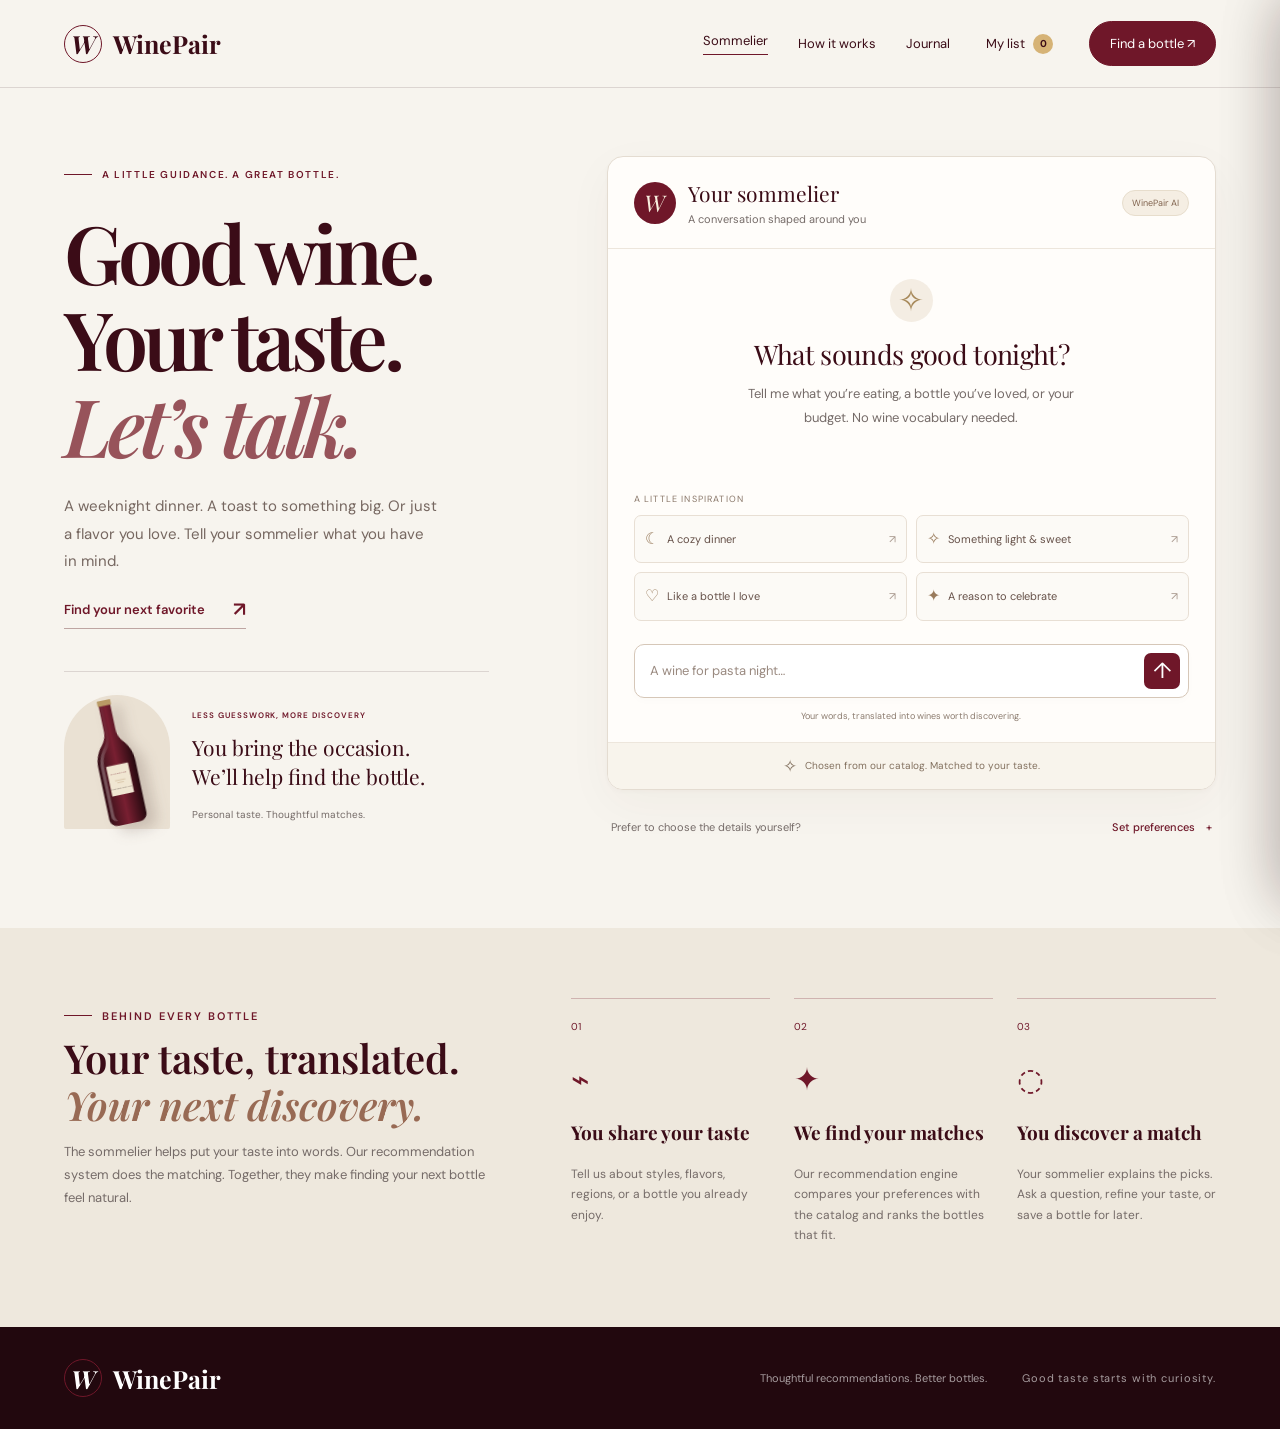
<file: static/index.html>
<!doctype html>
<html lang="en">
<head>
  <meta charset="utf-8">
  <meta name="viewport" content="width=device-width, initial-scale=1">
  <meta name="description" content="WinePair AI — A conversation away from your next favorite bottle. Talk taste, food, and budget with your personal sommelier.">
  <title>WinePair AI — Your personal sommelier</title>
  <link rel="preconnect" href="https://fonts.googleapis.com">
  <link rel="preconnect" href="https://fonts.gstatic.com" crossorigin>
  <link href="https://fonts.googleapis.com/css2?family=DM+Sans:wght@400;500;600;700&family=Playfair+Display:ital,wght@0,600;0,700;1,600&display=swap" rel="stylesheet">
  <link rel="stylesheet" href="/static/styles.css?v=13">
  <link rel="stylesheet" href="/static/discovery.css?v=15">
  <script src="/static/personalization.js?v=15" defer></script>
  <script src="/static/app.js?v=16" defer></script>
</head>
<body class="discovery-page">
  <header class="site-header">
    <a class="brand" href="#top" aria-label="WinePair home">
      <span class="brand-mark">W</span>
      <span>WinePair</span>
    </a>
    <nav aria-label="Main navigation">
      <a href="#finder" class="current-nav">Sommelier</a>
      <a href="#how-it-works">How it works</a>
      <a href="/journal">Journal</a>
      <button id="open-wine-list" class="list-link" type="button">My list <span id="wine-list-count">0</span></button>
      <a class="nav-cta" href="#finder">Find a bottle ↗</a>
    </nav>
  </header>

  <main id="top">
    <section class="discovery-layout" id="discover">
      <div class="discovery-intro">
        <p class="eyebrow"><span></span> A little guidance. A great bottle.</p>
        <h1>Good wine.<br> Your taste.<br><em>Let’s talk.</em></h1>
        <p class="intro-lede">A weeknight dinner. A toast to something big. Or just a flavor you love. Tell your sommelier what you have in mind.</p>
        <a class="intro-link" href="#chat-input">Find your next favorite <span aria-hidden="true">↗</span></a>
        <div class="cellar-vignette">
          <div class="vignette-art" aria-hidden="true">
        <svg class="bottle" viewBox="0 0 210 650" role="img">
          <defs>
            <linearGradient id="glass" x1="0" x2="1"><stop offset="0" stop-color="#351018"/><stop offset=".5" stop-color="#781f31"/><stop offset="1" stop-color="#25090f"/></linearGradient>
            <linearGradient id="shine" x1="0" x2="1"><stop offset="0" stop-color="#fff" stop-opacity=".3"/><stop offset="1" stop-color="#fff" stop-opacity="0"/></linearGradient>
          </defs>
          <path fill="url(#glass)" d="M75 5h60v145c0 35 7 53 28 78 26 30 39 67 39 109v267c0 25-20 41-45 41H53c-25 0-45-16-45-41V337c0-42 13-79 39-109 21-25 28-43 28-78z"/>
          <path fill="url(#shine)" d="M82 15h16v153c0 35-11 65-34 92-17 20-26 49-26 86v238c0 16 5 28 14 36-18-1-30-10-30-27V342c0-42 14-76 37-105 17-21 23-42 23-72z"/>
          <rect x="48" y="337" width="114" height="155" rx="3" fill="#f0e6d2"/>
          <text x="105" y="382" text-anchor="middle" fill="#6f1729" font-family="serif" font-size="13" letter-spacing="3">WINEPAIR</text>
          <path d="M78 416h54M88 428h34" stroke="#b7986d" stroke-width="2"/>
          <text x="105" y="460" text-anchor="middle" fill="#29191a" font-family="serif" font-size="9" letter-spacing="2">CURATED FOR YOU</text>
          <rect x="70" y="0" width="70" height="28" rx="3" fill="#b99a65"/>
        </svg>
          </div>
          <div class="vignette-copy"><p class="eyebrow">Less guesswork, more discovery</p><p>You bring the occasion.<br>We’ll help find the bottle.</p><span>Personal taste. Thoughtful matches.</span></div>
        </div>
      </div>

      <section class="sommelier-workspace" id="finder" aria-labelledby="sommelier-title">
        <div class="finder-shell">
          <div class="sommelier-header">
            <span class="sommelier-mark" aria-hidden="true">W</span>
            <div><h2 id="sommelier-title">Your sommelier</h2><p>A conversation shaped around you</p></div>
            <span class="sommelier-badge">WinePair AI</span>
          </div>
          <div id="chat-panel" class="chat-panel">
            <div id="chat-messages" class="chat-messages" role="log" aria-label="Sommelier conversation" aria-live="polite" tabindex="0">
              <div class="chat-welcome">
                <span class="welcome-star" aria-hidden="true">✧</span>
                <h3>What sounds good tonight?</h3>
                <p>Tell me what you’re eating, a bottle you’ve loved, or your budget. No wine vocabulary needed.</p>
              </div>
            </div>
            <div class="conversation-starters">
              <p class="starter-label">A little inspiration</p>
              <div class="chat-suggestions">
                <button type="button" data-message="A smooth red for a cozy dinner"><span aria-hidden="true">☾</span> A cozy dinner <span aria-hidden="true">↗</span></button>
                <button type="button" data-message="A slightly sweet white"><span aria-hidden="true">✧</span> Something light & sweet <span aria-hidden="true">↗</span></button>
                <button type="button" data-message="Find wines based on the bottles I liked in my journal." data-intent="journal"><span aria-hidden="true">♡</span> Like a bottle I love <span aria-hidden="true">↗</span></button>
                <button type="button" data-message="Help me find a sparkling wine for a celebration"><span aria-hidden="true">✦</span> A reason to celebrate <span aria-hidden="true">↗</span></button>
              </div>
            </div>
            <form id="chat-form" class="chat-input-row">
              <label class="sr-only" for="chat-input">Message the sommelier</label>
              <input id="chat-input" name="message" required maxlength="1000" placeholder="A wine for pasta night…" autocomplete="off" aria-describedby="chat-hint">
              <button type="submit" aria-label="Send message">↑</button>
            </form>
            <p id="chat-hint" class="chat-hint">Your words, translated into wines worth discovering.</p>
          </div>
          <div class="selection-note"><span aria-hidden="true">✧</span><p>Chosen from our catalog. Matched to your taste.</p></div>
        </div>
        <details id="manual-preferences" class="manual-preferences">
          <summary><span>Prefer to choose the details yourself?</span><strong>Set preferences <span aria-hidden="true">+</span></strong></summary>
        <form id="preferences-form" class="finder-form">
          <p class="preference-intro">Choose your preferences and explore the same wine catalog.</p>
          <div class="field-group full">
            <span class="field-label">Wine type</span>
            <div class="choice-row" data-choice="type">
              <button type="button" class="choice selected" data-value="red"><span class="wine-drop red"></span>Red</button>
              <button type="button" class="choice" data-value="white"><span class="wine-drop white"></span>White</button>
              <button type="button" class="choice" data-value="rosé"><span class="wine-drop rose"></span>Rosé</button>
              <button type="button" class="choice" data-value="sparkling"><span class="wine-drop sparkling"></span>Sparkling</button>
              <button type="button" class="choice" data-value="any"><span class="wine-drop any"></span>Surprise me</button>
            </div>
            <input type="hidden" name="type" value="red">
          </div>
          <div class="form-grid">
            <label><span>Sweetness</span><select name="sweetness"><option value="dry">Dry</option><option value="off-dry">Off-dry</option><option value="sweet">Sweet</option><option value="any">No preference</option></select></label>
            <label><span>Body</span><select name="body"><option value="light">Light & delicate</option><option value="medium" selected>Medium & balanced</option><option value="full">Full & bold</option><option value="any">No preference</option></select></label>
            <label><span>Flavor notes</span><input name="flavor_notes" placeholder="e.g. blackberry, vanilla, earthy" value="fruity, smooth"></label>
            <label><span>Region or country</span><input name="region" placeholder="e.g. France, California, Rioja"></label>
            <label><span>Minimum price</span><input name="min_price" type="number" min="0" step="1" placeholder="No minimum"></label>
            <label><span>Maximum price</span><input name="max_price" type="number" min="0" step="1" placeholder="No maximum"></label>
            <label><span>Currency</span><select name="currency"><option value="USD" selected>USD ($)</option><option value="GBP">GBP (£)</option><option value="EUR">EUR (€)</option></select></label>
          </div>
          <button class="button button-gold submit-button" type="submit"><span>Find my wines</span><span class="button-arrow">→</span></button>
        </form>

        </details>
      </section>
    </section>

    <section class="results-section" id="results" hidden>
      <div class="results-heading">
        <div><p class="eyebrow"><span></span> Selected for you</p><h2>Your top matches</h2></div>
        <button id="start-over" class="text-button">Refine my taste ↻</button>
      </div>
      <div id="status" class="status" role="status"></div>
      <div id="results-grid" class="results-grid"></div>
    </section>

    <section class="how-section" id="how-it-works">
      <div class="how-intro">
        <p class="eyebrow"><span></span> Behind every bottle</p>
        <h2>Your taste, translated.<br><em>Your next discovery.</em></h2>
        <p>The sommelier helps put your taste into words. Our recommendation system does the matching. Together, they make finding your next bottle feel natural.</p>
      </div>
      <div class="steps">
        <article><span>01</span><div class="step-icon">⌁</div><h3>You share your taste</h3><p>Tell us about styles, flavors, regions, or a bottle you already enjoy.</p></article>
        <article><span>02</span><div class="step-icon">✦</div><h3>We find your matches</h3><p>Our recommendation engine compares your preferences with the catalog and ranks the bottles that fit.</p></article>
        <article><span>03</span><div class="step-icon">◌</div><h3>You discover a match</h3><p>Your sommelier explains the picks. Ask a question, refine your taste, or save a bottle for later.</p></article>
      </div>
    </section>
  </main>

  <div id="list-backdrop" class="list-backdrop" hidden></div>
  <aside id="wine-list-drawer" class="wine-list-drawer" aria-labelledby="wine-list-title" aria-hidden="true">
    <div class="list-header">
      <div><p class="eyebrow"><span></span> Your cellar</p><h2 id="wine-list-title">My Wine List</h2></div>
      <button id="close-wine-list" type="button" aria-label="Close wine list">×</button>
    </div>
    <div class="drawer-section-label">Want to try <span id="saved-count">0</span></div>
    <div id="saved-wines" class="saved-wines"></div>
    <a class="full-journal-link" href="/journal">Open tasting journal ↗</a>
    <p class="list-footnote">Saved privately in this browser.</p>
  </aside>

  <div id="wine-detail-backdrop" class="list-backdrop" hidden></div>
  <aside id="wine-detail-panel" class="wine-detail-panel" aria-labelledby="wine-detail-title" aria-hidden="true">
    <div class="detail-header">
      <div><p class="eyebrow"><span></span> Ask your sommelier</p><h2 id="wine-detail-title">Wine details</h2><p id="wine-detail-meta"></p></div>
      <button id="close-wine-details" type="button" aria-label="Close wine details">×</button>
    </div>
    <div id="detail-conversation" class="detail-conversation"></div>
    <div class="detail-suggestions">
      <button type="button">What does it taste like?</button>
      <button type="button">What food pairs well?</button>
      <button type="button">How should I serve it?</button>
      <button type="button">Tell me about the grape</button>
    </div>
    <form id="wine-detail-form" class="detail-input-row">
      <label class="sr-only" for="wine-detail-question">Ask about this wine</label>
      <input id="wine-detail-question" required maxlength="500" placeholder="Ask a question about this wine…">
      <button type="submit" aria-label="Ask question">→</button>
    </form>
  </aside>

  <footer><a class="brand footer-brand" href="#top"><span class="brand-mark">W</span><span>WinePair</span></a><p>Thoughtful recommendations. Better bottles.</p><p class="tech-note">Good taste starts with curiosity.</p></footer>
</body>
</html>
</file>
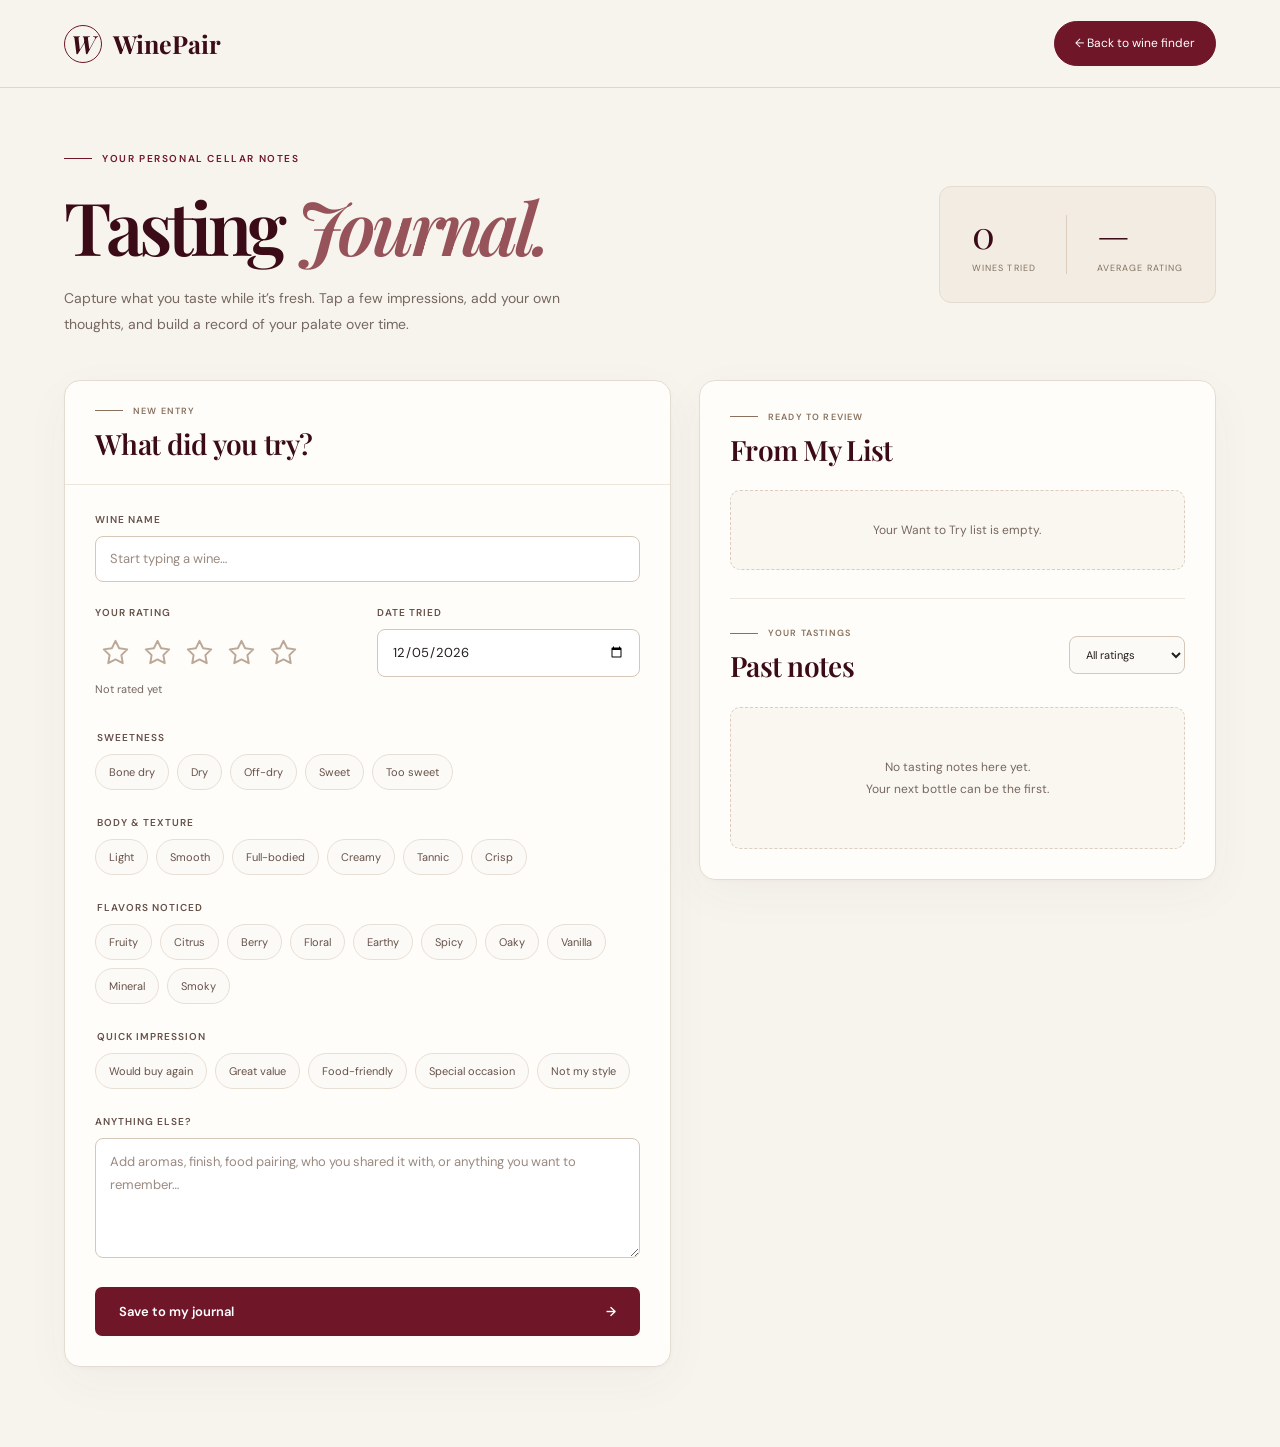
<file: static/journal.html>
<!doctype html>
<html lang="en">
<head>
  <meta charset="utf-8">
  <meta name="viewport" content="width=device-width, initial-scale=1">
  <title>Tasting Journal — WinePair</title>
  <link rel="preconnect" href="https://fonts.googleapis.com">
  <link rel="preconnect" href="https://fonts.gstatic.com" crossorigin>
  <link href="https://fonts.googleapis.com/css2?family=DM+Sans:wght@400;500;600;700&family=Playfair+Display:ital,wght@0,600;0,700;1,600&display=swap" rel="stylesheet">
  <link rel="stylesheet" href="/static/styles.css">
  <link rel="stylesheet" href="/static/journal.css?v=6">
  <script src="/static/personalization.js?v=15" defer></script>
  <script src="/static/journal.js?v=5" defer></script>
</head>
<body class="journal-page">
  <header class="journal-header">
    <a class="brand" href="/"><span class="brand-mark">W</span><span>WinePair</span></a>
    <a class="back-link" href="/">← Back to wine finder</a>
  </header>

  <main>
    <section class="journal-hero">
      <p class="eyebrow"><span></span> Your personal cellar notes</p>
      <h1>Tasting <em>Journal.</em></h1>
      <p>Capture what you taste while it’s fresh. Tap a few impressions, add your own thoughts, and build a record of your palate over time.</p>
      <div class="journal-stats"><div><strong id="journal-total">0</strong><span>wines tried</span></div><div><strong id="journal-average">—</strong><span>average rating</span></div></div>
    </section>

    <section class="journal-workspace">
      <form id="full-tasting-form" class="journal-form">
        <input type="hidden" name="source_title">
        <input type="hidden" name="editing_index">
        <div class="journal-form-heading"><p id="journal-form-eyebrow" class="eyebrow"><span></span> New entry</p><h2 id="journal-form-title">What did you try?</h2></div>
        <label><span>Wine name</span><input name="wine_name" list="saved-wine-options" required maxlength="200" placeholder="Start typing a wine…"></label>
        <datalist id="saved-wine-options"></datalist>
        <div class="journal-form-grid">
          <fieldset class="star-rating" aria-describedby="rating-description">
            <legend>Your rating</legend>
            <div class="star-options">
              <label class="star-option" title="1 star — Disliked it">
                <input class="rating-input" type="radio" name="rating" value="1" aria-label="1 star — Disliked it">
                <svg viewBox="0 0 24 24" aria-hidden="true"><path d="m12 3 2.8 5.7 6.3.9-4.55 4.44 1.07 6.26L12 17.35l-5.62 2.95 1.07-6.26L2.9 9.6l6.3-.9Z"/></svg>
              </label>
              <label class="star-option" title="2 stars — Not for me">
                <input class="rating-input" type="radio" name="rating" value="2" aria-label="2 stars — Not for me">
                <svg viewBox="0 0 24 24" aria-hidden="true"><path d="m12 3 2.8 5.7 6.3.9-4.55 4.44 1.07 6.26L12 17.35l-5.62 2.95 1.07-6.26L2.9 9.6l6.3-.9Z"/></svg>
              </label>
              <label class="star-option" title="3 stars — Enjoyed it">
                <input class="rating-input" type="radio" name="rating" value="3" aria-label="3 stars — Enjoyed it">
                <svg viewBox="0 0 24 24" aria-hidden="true"><path d="m12 3 2.8 5.7 6.3.9-4.55 4.44 1.07 6.26L12 17.35l-5.62 2.95 1.07-6.26L2.9 9.6l6.3-.9Z"/></svg>
              </label>
              <label class="star-option" title="4 stars — Really liked it">
                <input class="rating-input" type="radio" name="rating" value="4" aria-label="4 stars — Really liked it">
                <svg viewBox="0 0 24 24" aria-hidden="true"><path d="m12 3 2.8 5.7 6.3.9-4.55 4.44 1.07 6.26L12 17.35l-5.62 2.95 1.07-6.26L2.9 9.6l6.3-.9Z"/></svg>
              </label>
              <label class="star-option" title="5 stars — Loved it">
                <input class="rating-input" type="radio" name="rating" value="5" aria-label="5 stars — Loved it">
                <svg viewBox="0 0 24 24" aria-hidden="true"><path d="m12 3 2.8 5.7 6.3.9-4.55 4.44 1.07 6.26L12 17.35l-5.62 2.95 1.07-6.26L2.9 9.6l6.3-.9Z"/></svg>
              </label>
            </div>
            <div class="rating-caption"><p id="rating-description" aria-live="polite">Not rated yet</p><button id="clear-rating" class="clear-rating" type="button" hidden>Clear</button></div>
          </fieldset>
          <label><span>Date tried</span><input name="date_tried" type="date" required></label>
        </div>

        <fieldset class="attribute-group"><legend>Sweetness</legend><div class="attribute-options"><button type="button" data-attribute="Bone dry">Bone dry</button><button type="button" data-attribute="Dry">Dry</button><button type="button" data-attribute="Off-dry">Off-dry</button><button type="button" data-attribute="Sweet">Sweet</button><button type="button" data-attribute="Too sweet">Too sweet</button></div></fieldset>
        <fieldset class="attribute-group"><legend>Body & texture</legend><div class="attribute-options"><button type="button" data-attribute="Light">Light</button><button type="button" data-attribute="Smooth">Smooth</button><button type="button" data-attribute="Full-bodied">Full-bodied</button><button type="button" data-attribute="Creamy">Creamy</button><button type="button" data-attribute="Tannic">Tannic</button><button type="button" data-attribute="Crisp">Crisp</button></div></fieldset>
        <fieldset class="attribute-group"><legend>Flavors noticed</legend><div class="attribute-options"><button type="button" data-attribute="Fruity">Fruity</button><button type="button" data-attribute="Citrus">Citrus</button><button type="button" data-attribute="Berry">Berry</button><button type="button" data-attribute="Floral">Floral</button><button type="button" data-attribute="Earthy">Earthy</button><button type="button" data-attribute="Spicy">Spicy</button><button type="button" data-attribute="Oaky">Oaky</button><button type="button" data-attribute="Vanilla">Vanilla</button><button type="button" data-attribute="Mineral">Mineral</button><button type="button" data-attribute="Smoky">Smoky</button></div></fieldset>
        <fieldset class="attribute-group"><legend>Quick impression</legend><div class="attribute-options"><button type="button" data-attribute="Would buy again">Would buy again</button><button type="button" data-attribute="Great value">Great value</button><button type="button" data-attribute="Food-friendly">Food-friendly</button><button type="button" data-attribute="Special occasion">Special occasion</button><button type="button" data-attribute="Not my style">Not my style</button></div></fieldset>

        <label><span>Anything else?</span><textarea name="notes" maxlength="1000" placeholder="Add aromas, finish, food pairing, who you shared it with, or anything you want to remember…"></textarea></label>
        <button id="journal-submit" class="button button-gold journal-submit" type="submit">Save to my journal <span>→</span></button>
        <button id="cancel-edit" class="cancel-edit" type="button" hidden>Cancel editing</button>
      </form>

      <section class="journal-history">
        <div class="rate-from-list">
          <div class="journal-history-heading"><div><p class="eyebrow"><span></span> Ready to review</p><h2>From My List</h2></div></div>
          <div id="saved-to-rate"></div>
        </div>
        <div class="journal-history-heading"><div><p class="eyebrow"><span></span> Your tastings</p><h2>Past notes</h2></div><select id="journal-filter" aria-label="Filter tasting journal"><option value="all">All ratings</option><option value="5">5 stars</option><option value="4">4 stars</option><option value="3">3 stars</option><option value="2">2 stars</option><option value="1">1 star</option></select></div>
        <div id="journal-entries"></div>
      </section>
    </section>
  </main>
</body>
</html>
</file>
<file: static/styles.css>
:root {
  --wine: #6f1729;
  --wine-dark: #3b0c17;
  --wine-deep: #22080e;
  --cream: #f6f0e5;
  --paper: #fffdf8;
  --ink: #251d1e;
  --muted: #756b68;
  --gold: #c2a06b;
  --line: rgba(58, 27, 33, .14);
}

* { box-sizing: border-box; }
html { scroll-behavior: smooth; }
body { margin: 0; color: var(--ink); background: var(--paper); font-family: "DM Sans", sans-serif; }
button, input, select { font: inherit; }
a { color: inherit; text-decoration: none; }

.site-header { height: 72px; padding: 0 clamp(24px, 6vw, 96px); display: flex; align-items: center; justify-content: space-between; position: fixed; top: 0; left: 0; width: 100%; z-index: 100; color: white; background: rgba(76,15,34,.94); border-bottom: 1px solid rgba(255,255,255,.12); box-shadow: 0 8px 24px rgba(40,8,17,.12); backdrop-filter: blur(14px); transition: background .25s ease, box-shadow .25s ease, border-color .25s ease, transform .25s ease; }
.site-header.interaction-hidden { transform: translateY(-100%); }
.site-header.scrolled { color: var(--ink); background: rgba(250,247,241,.76); border-bottom-color: transparent; box-shadow: none; backdrop-filter: blur(20px) saturate(115%); }
.site-header.scrolled nav a, .site-header.scrolled nav button, .site-header.scrolled .brand { color: var(--ink); text-shadow: none; }
.site-header.scrolled .brand-mark, .site-header.scrolled .nav-cta { border-color: rgba(43,31,32,.36); }
.brand { display: inline-flex; align-items: center; gap: 11px; font-family: "Playfair Display", serif; font-size: 22px; font-weight: 700; }
.brand-mark { width: 34px; height: 34px; border: 1px solid rgba(255,255,255,.6); border-radius: 50%; display: grid; place-items: center; font-style: italic; }
nav { display: flex; align-items: center; gap: 34px; font-size: 13px; }
nav a { opacity: .82; }
nav a:hover { opacity: 1; }
.list-link { border: 0; background: transparent; color: white; cursor: pointer; font-size: 13px; opacity: .82; }
.list-link span { display: inline-grid; place-items: center; min-width: 20px; height: 20px; margin-left: 5px; padding: 0 5px; border-radius: 99px; background: #d6b376; color: var(--wine-dark); font-size: 10px; font-weight: 700; }
.nav-cta { border: 1px solid rgba(255,255,255,.55); border-radius: 99px; padding: 11px 18px; }

.hero { min-height: 780px; display: grid; grid-template-columns: 56% 44%; background: var(--wine-deep); color: white; overflow: hidden; scroll-margin-top: 72px; }
.hero-copy { padding: 176px 7vw 80px; background: radial-gradient(circle at 20% 10%, #67172a 0, #3d0c18 40%, #26080f 100%); position: relative; }
.hero-copy:after { content: ""; position: absolute; inset: 0; opacity: .08; background-image: url("data:image/svg+xml,%3Csvg width='80' height='80' xmlns='http://www.w3.org/2000/svg'%3E%3Cfilter id='n'%3E%3CfeTurbulence type='fractalNoise' baseFrequency='.8' numOctaves='3' stitchTiles='stitch'/%3E%3C/filter%3E%3Crect width='100%25' height='100%25' filter='url(%23n)' opacity='.3'/%3E%3C/svg%3E"); pointer-events: none; }
.eyebrow { text-transform: uppercase; letter-spacing: .18em; font-size: 11px; font-weight: 600; display: flex; align-items: center; gap: 10px; color: var(--wine); }
.eyebrow span { width: 28px; height: 1px; background: currentColor; }
.hero .eyebrow { color: #d8b985; }
h1, h2 { font-family: "Playfair Display", serif; margin: 0; font-weight: 600; line-height: .98; }
h1 { font-size: clamp(62px, 7vw, 108px); letter-spacing: -.045em; max-width: 760px; }
h1 em, h2 em { color: #d6b376; font-weight: 600; }
.hero-lede { color: rgba(255,255,255,.68); font-size: 17px; line-height: 1.75; max-width: 570px; margin: 34px 0; }
.hero-actions { display: flex; align-items: center; gap: 30px; }
.button { border: 0; cursor: pointer; display: inline-flex; align-items: center; justify-content: center; gap: 25px; padding: 16px 24px; border-radius: 2px; font-weight: 600; transition: transform .2s, background .2s; }
.button:hover { transform: translateY(-2px); }
.button-primary { background: var(--cream); color: var(--wine-dark); }
.text-link { font-size: 13px; color: rgba(255,255,255,.8); }
.text-link span { margin-left: 7px; }
.trust-row { display: flex; gap: clamp(28px, 5vw, 70px); margin-top: 70px; padding-top: 28px; border-top: 1px solid rgba(255,255,255,.12); }
.trust-row div { display: flex; flex-direction: column; gap: 5px; }
.trust-row strong { font-family: "Playfair Display", serif; font-size: 22px; color: #e2c691; }
.trust-row span { font-size: 10px; text-transform: uppercase; letter-spacing: .12em; color: rgba(255,255,255,.45); }

.hero-visual { position: relative; display: grid; place-items: center; background: radial-gradient(circle at center 40%, #eadac0 0, #d8c3a3 48%, #bea47e 100%); }
.hero-visual:after { content: ""; position: absolute; inset: auto 0 0; height: 25%; background: linear-gradient(transparent, rgba(64,35,22,.25)); }
.bottle { height: 72%; z-index: 2; filter: drop-shadow(28px 30px 28px rgba(41,17,13,.28)); transform: rotate(3deg); }
.orb { position: absolute; border: 1px solid rgba(111,23,41,.25); border-radius: 50%; }
.orb-one { width: 510px; height: 510px; }
.orb-two { width: 620px; height: 620px; border-style: dashed; opacity: .45; }
.match-card { z-index: 4; position: absolute; left: 7%; bottom: 12%; background: rgba(255,253,248,.93); color: var(--ink); padding: 14px 20px; display: flex; align-items: center; gap: 12px; box-shadow: 0 14px 40px rgba(52,26,20,.18); }
.match-icon { width: 34px; height: 34px; border-radius: 50%; display: grid; place-items: center; background: var(--wine); color: white; }
.match-card div { display: flex; flex-direction: column; gap: 3px; }
.match-card small { color: var(--muted); font-size: 10px; text-transform: uppercase; letter-spacing: .08em; }
.match-card strong { font-family: "Playfair Display", serif; font-size: 16px; }
.vertical-note { position: absolute; right: 18px; top: 20%; writing-mode: vertical-rl; font-size: 9px; letter-spacing: .22em; color: rgba(67,35,29,.54); }

.finder-section { padding: 105px clamp(24px, 7vw, 110px) 120px; background: var(--cream); scroll-margin-top: 72px; }
.section-heading { text-align: center; margin-bottom: 48px; }
.section-heading .eyebrow { justify-content: center; }
.section-heading h2, .results-heading h2, .how-intro h2 { font-size: clamp(42px, 5vw, 68px); color: var(--wine-dark); }
.section-heading > p:last-child { color: var(--muted); margin-top: 18px; }
.finder-shell { max-width: 1040px; margin: auto; background: var(--paper); box-shadow: 0 20px 70px rgba(68,38,29,.1); }
.finder-tabs { display: grid; grid-template-columns: 1fr 1fr; border-bottom: 1px solid var(--line); }
.tab { border: 0; background: transparent; padding: 20px; cursor: pointer; color: var(--muted); border-bottom: 2px solid transparent; }
.tab.active { color: var(--wine); border-bottom-color: var(--wine); font-weight: 600; }
.finder-form { display: none; padding: 42px 48px 48px; }
.finder-form.active { display: block; }
.field-label, label > span { font-size: 11px; font-weight: 700; text-transform: uppercase; letter-spacing: .1em; display: block; margin-bottom: 12px; color: #4b3d3c; }
.choice-row { display: grid; grid-template-columns: repeat(5, 1fr); gap: 9px; margin-bottom: 30px; }
.choice { padding: 14px 8px; background: white; border: 1px solid var(--line); color: var(--muted); cursor: pointer; display: flex; align-items: center; justify-content: center; gap: 8px; }
.choice.selected { border-color: var(--wine); color: var(--wine); background: #fbf4f3; box-shadow: inset 0 0 0 1px var(--wine); }
.wine-drop { width: 11px; height: 14px; border-radius: 60% 40% 60% 40%; transform: rotate(45deg); background: var(--wine); }
.wine-drop.white { background: #e5cf87; }.wine-drop.rose { background: #d9888d; }.wine-drop.sparkling { background: #c5a865; }.wine-drop.any { background: linear-gradient(90deg,var(--wine) 50%,#e5cf87 50%); }
.form-grid { display: grid; grid-template-columns: 1fr 1fr; gap: 24px 28px; }
input, select { width: 100%; padding: 14px 4px; border: 0; border-bottom: 1px solid #cfc4b8; background: transparent; outline: none; color: var(--ink); }
input:focus, select:focus { border-color: var(--wine); }
.submit-button { margin: 38px auto 0; min-width: 260px; display: flex; }
.button-gold { background: var(--wine); color: white; }
.button-arrow { border-left: 1px solid rgba(255,255,255,.25); padding-left: 20px; }
.title-form { max-width: 650px; margin: auto; text-align: center; padding-top: 60px; padding-bottom: 60px; }
.title-form p { color: var(--muted); font-size: 13px; line-height: 1.7; }
.sr-only { position: absolute; width: 1px; height: 1px; padding: 0; margin: -1px; overflow: hidden; clip: rect(0,0,0,0); white-space: nowrap; border: 0; }
.chat-panel { padding: 0; }
.chat-messages { height: 390px; overflow-y: auto; padding: 35px 38px 18px; background: #fbf7f0; }
.chat-message { display: flex; align-items: flex-start; gap: 12px; margin-bottom: 18px; }
.chat-bubble { max-width: 72%; padding: 13px 16px; border-radius: 2px 14px 14px 14px; background: white; color: #514746; font-size: 13px; line-height: 1.65; box-shadow: 0 5px 18px rgba(61,33,27,.07); }
.chat-bubble p { margin: 0 0 8px; }.chat-bubble p:last-child { margin-bottom: 0; }.chat-bubble h2,.chat-bubble h3,.chat-bubble h4 { margin: 10px 0 5px; color: var(--wine-dark); font-family: "Playfair Display",serif; }.chat-bubble h2:first-child,.chat-bubble h3:first-child,.chat-bubble h4:first-child { margin-top: 0; }.chat-bubble ul { margin: 5px 0 10px; padding-left: 20px; }.chat-bubble li { margin-bottom: 4px; }.chat-bubble hr { border: 0; border-top: 1px solid var(--line); margin: 10px 0; }
.chat-message.user { justify-content: flex-end; }
.chat-message.user .chat-bubble { background: var(--wine); color: white; border-radius: 14px 2px 14px 14px; }
.chat-message.assistant { flex-wrap: wrap; }
.chat-recommendation-cards { width: calc(100% - 40px); margin: -6px 0 8px 40px; display: grid; gap: 10px; }
.chat-recommendation-card { position: relative; padding: 14px 14px 12px; background: #fffdf8; border: 1px solid var(--line); box-shadow: 0 4px 12px rgba(61,33,27,.04); display: flex; flex-direction: column; gap: 8px; }
.chat-card-top-pick { display: inline-flex; align-self: flex-start; padding: 4px 8px; background: rgba(111,23,41,.08); color: var(--wine); font-size: 9px; letter-spacing: .1em; text-transform: uppercase; }
.chat-card-title { color: var(--wine-dark); font: 15px/1.3 "Playfair Display",serif; overflow-wrap: anywhere; word-break: break-word; }
.chat-card-vintage { color: var(--muted); font-size: 11px; text-transform: uppercase; letter-spacing: .08em; }
.chat-card-details { display: grid; gap: 4px; color: var(--muted); font-size: 11px; line-height: 1.45; overflow-wrap: anywhere; word-break: break-word; }
.chat-card-footer { margin-top: auto; padding-top: 8px; border-top: 1px solid rgba(58,27,33,.1); display: flex; align-items: center; justify-content: space-between; gap: 8px; }
.chat-card-price { color: var(--wine); font-weight: 700; font-size: 13px; }
.chat-card-actions { display: flex; gap: 6px; flex-wrap: wrap; }
.chat-save-wine,.chat-ask-wine { border: 1px solid rgba(111,23,41,.25); background: transparent; color: var(--wine); padding: 7px 9px; cursor: pointer; font-size: 10px; }
.chat-save-wine.saved { background: var(--wine); color: white; }
.chat-avatar { flex: 0 0 28px; height: 28px; border-radius: 50%; display: grid; place-items: center; background: var(--wine); color: white; font: italic 13px "Playfair Display",serif; }
.chat-typing { color: var(--muted); font-size: 12px; padding-left: 40px; }
.chat-suggestions { display: flex; gap: 8px; padding: 14px 38px 6px; overflow-x: auto; }
.chat-suggestions button { white-space: nowrap; border: 1px solid var(--line); border-radius: 99px; background: white; color: var(--wine); padding: 8px 12px; cursor: pointer; font-size: 11px; }
.chat-input-row { display: flex; align-items: center; gap: 12px; padding: 12px 38px 24px; }
.chat-input-row input { flex: 1; }
.chat-input-row button { width: 42px; height: 42px; border: 0; border-radius: 50%; background: var(--wine); color: white; cursor: pointer; font-size: 18px; }

.results-section { padding: 100px clamp(24px, 7vw, 110px); background: var(--paper); scroll-margin-top: 72px; }
.results-heading { display: flex; align-items: end; justify-content: space-between; max-width: 1250px; margin: auto 42px; }
.text-button { border: 0; background: transparent; color: var(--wine); cursor: pointer; padding: 8px; }
.status { max-width: 1250px; margin: auto; text-align: center; color: var(--muted); }
.search-note { margin: -18px auto 32px; padding: 14px 18px; max-width: 820px; background: #f7eee6; border-left: 3px solid var(--gold); color: var(--muted); font-size: 12px; line-height: 1.6; }
.search-note strong { color: var(--wine); }
.results-grid { max-width: 1250px; margin: auto; display: grid; grid-template-columns: repeat(5, 1fr); gap: 16px; }
.wine-card { background: var(--cream); min-height: 370px; padding: 28px 22px 24px; display: flex; flex-direction: column; position: relative; opacity: 0; transform: translateY(18px); animation: reveal .55s forwards; }
@keyframes reveal { to { opacity: 1; transform: translateY(0); } }
.wine-card:nth-child(2){animation-delay:.08s}.wine-card:nth-child(3){animation-delay:.16s}.wine-card:nth-child(4){animation-delay:.24s}.wine-card:nth-child(5){animation-delay:.32s}
.card-rank { color: var(--gold); font-family: "Playfair Display", serif; font-style: italic; font-size: 13px; }
.card-bottle { width: 46px; height: 116px; margin: 14px auto 20px; background: linear-gradient(90deg,#390d16,#7b2333 55%,#2a0810); border-radius: 7px 7px 10px 10px; position: relative; box-shadow: 10px 10px 20px rgba(47,23,17,.15); }
.card-bottle:before { content: ""; width: 20px; height: 28px; background: #591422; position: absolute; left: 13px; top: -25px; border-radius: 2px 2px 0 0; }
.card-bottle:after { content: "W"; position: absolute; left: 7px; right: 7px; top: 47px; padding: 8px 0; text-align: center; color: var(--wine); background: #eadfc9; font: italic 12px "Playfair Display",serif; }
.wine-card h3 { font-family: "Playfair Display", serif; color: var(--wine-dark); font-size: 18px; line-height: 1.25; margin: 0 0 8px; }
.wine-meta { color: var(--muted); font-size: 11px; line-height: 1.5; margin: 0; }
.card-bottom { margin-top: auto; padding-top: 18px; border-top: 1px solid var(--line); display: flex; align-items: center; justify-content: space-between; }
.price { font-weight: 700; font-size: 12px; }
.score { color: var(--wine); font-size: 10px; text-transform: uppercase; letter-spacing: .08em; }
.save-wine { margin-top: 14px; width: 100%; border: 1px solid rgba(111,23,41,.24); background: transparent; color: var(--wine); padding: 9px 10px; cursor: pointer; font-size: 11px; transition: background .2s, color .2s; }
.save-wine:hover, .save-wine.saved { background: var(--wine); color: white; }
.ask-wine { width:100%; margin-top:12px; border:0; background:transparent; color:var(--wine); cursor:pointer; font-size:11px; text-decoration:underline; }
.empty-state { grid-column: 1/-1; padding: 40px; text-align: center; background: var(--cream); color: var(--muted); }
.loading { width: 28px; height: 28px; border: 2px solid #d8cec4; border-top-color: var(--wine); border-radius: 50%; animation: spin .8s linear infinite; margin: 25px auto; }
@keyframes spin { to { transform: rotate(360deg); } }

.how-section { background: #ede3d3; padding: 120px clamp(24px, 7vw, 110px); display: grid; grid-template-columns: .8fr 1.2fr; gap: 10vw; scroll-margin-top: 72px; }
.how-intro > p:last-child { color: var(--muted); line-height: 1.75; max-width: 430px; }
.steps { display: grid; grid-template-columns: repeat(3,1fr); gap: 36px; }
.steps article { border-top: 1px solid rgba(111,23,41,.25); padding-top: 15px; }
.steps article > span { color: var(--wine); font-size: 10px; }
.step-icon { font-size: 31px; color: var(--wine); margin: 45px 0 24px; }
.steps h3 { font-family: "Playfair Display", serif; font-size: 19px; color: var(--wine-dark); }
.steps p { font-size: 12px; line-height: 1.7; color: var(--muted); }
footer { background: var(--wine-deep); color: rgba(255,255,255,.6); padding: 42px clamp(24px, 7vw, 110px); display: flex; align-items: center; gap: 35px; font-size: 11px; }
.footer-brand { color: white; margin-right: auto; }.tech-note { letter-spacing: .08em; }
.list-backdrop { position: fixed; inset: 0; z-index: 140; background: rgba(25,7,11,.48); backdrop-filter: blur(3px); }
.wine-list-drawer { position: fixed; z-index: 150; top: 0; right: 0; width: min(430px, 100%); height: 100vh; padding: 38px 32px 25px; background: var(--paper); box-shadow: -20px 0 60px rgba(35,13,15,.2); transform: translateX(105%); transition: transform .3s ease; display: flex; flex-direction: column; }
.wine-list-drawer.open { transform: translateX(0); }
.list-header { display: flex; align-items: flex-start; justify-content: space-between; padding-bottom: 22px; border-bottom: 1px solid var(--line); }
.list-header h2 { color: var(--wine-dark); font-size: 38px; }
.list-header button { border: 0; background: transparent; color: var(--wine); font: 32px/1 "DM Sans",sans-serif; cursor: pointer; }
.saved-wines { flex: 1; overflow-y: auto; padding: 10px 0; }
.drawer-section-label { display:flex; justify-content:space-between; padding:14px 2px; border-bottom:1px solid var(--line); color:var(--wine); font-size:11px; font-weight:700; text-transform:uppercase; letter-spacing:.12em; }
.full-journal-link { display: block; padding: 11px; background: #f5ebdf; color: var(--wine); text-align: center; font-size: 11px; }
.cellar-tab { border: 0; border-bottom: 2px solid transparent; padding: 14px 5px; background: transparent; color: var(--muted); cursor: pointer; font-size: 11px; }
.cellar-tab.active { color: var(--wine); border-bottom-color: var(--wine); font-weight: 700; }
.cellar-tab span { margin-left: 4px; }
.cellar-panel { display: none; flex: 1; min-height: 0; overflow-y: auto; }
.cellar-panel.active { display: block; }
.saved-wine { padding: 18px 0; border-bottom: 1px solid var(--line); display: grid; grid-template-columns: 1fr auto; gap: 7px 15px; }
.saved-wine h3 { margin: 0; color: var(--wine-dark); font: 17px/1.35 "Playfair Display",serif; }
.saved-wine p { grid-column: 1; margin: 0; color: var(--muted); font-size: 11px; }
.saved-wine strong { grid-column: 1; color: var(--ink); font-size: 12px; }
.remove-wine { grid-column: 2; grid-row: 1/4; align-self: center; border: 0; background: #f3e8df; color: var(--wine); width: 30px; height: 30px; border-radius: 50%; cursor: pointer; }
.tried-wine-action { grid-column: 1; justify-self: start; border: 0; background: transparent; color: var(--wine); padding: 3px 0; cursor: pointer; font-size: 10px; text-decoration: underline; }
.tasting-form { padding: 20px 2px 24px; border-bottom: 1px solid var(--line); }
.tasting-form label { display: block; margin-bottom: 15px; }
.tasting-form input, .tasting-form select, .tasting-form textarea { width: 100%; }
.tasting-form textarea { min-height: 74px; resize: vertical; border: 1px solid #cfc4b8; background: transparent; padding: 10px; outline: none; font: 12px/1.5 "DM Sans",sans-serif; }
.tasting-row { display: grid; grid-template-columns: 1fr 1fr; gap: 14px; }
.tasting-form .button { width: 100%; padding: 12px; font-size: 11px; }
.tried-wines { padding-bottom: 10px; }
.tasting-entry { position: relative; padding: 19px 35px 19px 0; border-bottom: 1px solid var(--line); }
.tasting-entry h3 { margin: 0 0 5px; color: var(--wine-dark); font: 17px/1.35 "Playfair Display",serif; }
.tasting-stars { color: #b38b4d; letter-spacing: 2px; font-size: 12px; }
.tasting-date { color: var(--muted); font-size: 10px; margin-left: 8px; }
.tasting-entry p { color: var(--muted); font-size: 11px; line-height: 1.6; margin: 9px 0 0; white-space: pre-wrap; }
.entry-attributes { display: flex; flex-wrap: wrap; gap: 4px; margin-top: 9px; }
.entry-attributes span { border-radius: 99px; padding: 4px 7px; background: #f1e6da; color: var(--wine); font-size: 9px; }
.delete-tasting { position: absolute; top: 17px; right: 0; border: 0; background: transparent; color: var(--muted); cursor: pointer; font-size: 18px; }
.empty-list { padding: 70px 20px; text-align: center; color: var(--muted); line-height: 1.7; }
.list-footnote { margin: 0; padding-top: 15px; border-top: 1px solid var(--line); color: var(--muted); text-align: center; font-size: 10px; }
.wine-detail-panel { position:fixed; z-index:155; top:0; right:0; width:min(520px,100%); height:100vh; background:var(--paper); box-shadow:-20px 0 60px rgba(35,13,15,.22); transform:translateX(105%); transition:transform .3s ease; display:flex; flex-direction:column; }
.wine-detail-panel.open { transform:translateX(0); }
.detail-header { padding:32px 30px 22px; border-bottom:1px solid var(--line); display:flex; justify-content:space-between; align-items:flex-start; }
.detail-header h2 { color:var(--wine-dark); font-size:32px; line-height:1.1; }.detail-header > button { border:0; background:transparent; color:var(--wine); font-size:30px; cursor:pointer; }.detail-header > div > p:last-child { color:var(--muted); font-size:11px; margin-bottom:0; }
.detail-conversation { flex:1; overflow-y:auto; padding:24px 30px; background:#fbf7f0; }.detail-message { margin-bottom:14px; display:flex; }.detail-bubble { max-width:85%; padding:12px 14px; background:white; color:#514746; border-radius:2px 12px 12px 12px; font-size:12px; line-height:1.65; }.detail-bubble p { margin:0 0 7px; }.detail-bubble p:last-child { margin-bottom:0; }.detail-bubble h2,.detail-bubble h3,.detail-bubble h4 { margin:9px 0 4px; color:var(--wine-dark); font-family:"Playfair Display",serif; }.detail-bubble ul { margin:4px 0 8px; padding-left:18px; }.detail-bubble hr { border:0; border-top:1px solid var(--line); margin:9px 0; }.detail-message.user { justify-content:flex-end; }.detail-message.user .detail-bubble { background:var(--wine); color:white; border-radius:12px 2px 12px 12px; }.detail-thinking { color:var(--muted); font-size:11px; }
.detail-suggestions { display:flex; gap:7px; overflow-x:auto; padding:12px 30px 4px; }.detail-suggestions button { white-space:nowrap; border:1px solid var(--line); border-radius:99px; background:white; color:var(--wine); padding:7px 10px; cursor:pointer; font-size:10px; }
.detail-input-row { display:flex; gap:10px; align-items:center; padding:10px 30px 25px; }.detail-input-row input { flex:1; }.detail-input-row button { width:40px; height:40px; border:0; border-radius:50%; background:var(--wine); color:white; cursor:pointer; font-size:17px; }

@media (max-width: 980px) {
  .hero { grid-template-columns: 1fr; }.hero-visual { min-height: 520px; }.hero-copy { padding-top: 150px; }.bottle { height: 85%; }
  .results-grid { grid-template-columns: repeat(3,1fr); }.how-section { grid-template-columns: 1fr; }.steps { margin-top: 20px; }
}
@media (max-width: 680px) {
  nav a:not(.nav-cta) { display: none; }.site-header { padding: 0 20px; }.hero-copy { padding: 130px 24px 65px; }.hero { min-height: 0; }
  h1 { font-size: 58px; }.hero-actions { align-items: flex-start; flex-direction: column; }.trust-row { gap: 22px; }.hero-visual { min-height: 440px; }
  .finder-section, .results-section, .how-section { padding: 75px 20px; }.finder-tabs { grid-template-columns: 1fr; }.finder-form { padding: 30px 20px; }
  .choice-row { grid-template-columns: repeat(2,1fr); }.form-grid { grid-template-columns: 1fr; }.results-heading { align-items: flex-start; gap: 20px; flex-direction: column; }
  .chat-messages { padding: 25px 18px; }.chat-message p { max-width: 86%; }.chat-recommendation-cards { width: 100%; margin-left: 0; }.chat-card-footer { flex-direction: column; align-items: flex-start; }.chat-suggestions, .chat-input-row { padding-left: 18px; padding-right: 18px; }
  .results-grid { grid-template-columns: 1fr; }.wine-card { min-height: 330px; }.steps { grid-template-columns: 1fr; }.step-icon { margin: 25px 0 10px; }
  footer { align-items: flex-start; flex-direction: column; gap: 12px; }.footer-brand { margin-bottom: 12px; }
}
</file>
<file: static/discovery.css>
/* The sommelier is the entry point; manual discovery lives below it. */
.discovery-page { background: #f7f4ee; }
.discovery-page .site-header { position: relative; height: 88px; padding: 0 5vw; background: transparent; color: var(--wine-dark); border-bottom: 1px solid var(--line); box-shadow: none; backdrop-filter: none; }
.discovery-page .brand { font-size: 25px; }
.discovery-page .brand-mark { width: 38px; height: 38px; border-color: var(--wine); }
.discovery-page nav { gap: 30px; }
.discovery-page nav a, .discovery-page .list-link { color: var(--wine-dark); opacity: 1; }
.discovery-page .current-nav { border-bottom: 1px solid var(--wine); padding-bottom: 5px; }
.discovery-page .nav-cta { background: var(--wine); color: #fff; border-color: var(--wine); padding: 13px 20px; }
.discovery-page .site-header.scrolled .nav-cta { color: #fff; }
.discovery-layout { max-width: 1520px; margin: auto; padding: 68px 5vw 80px; display: grid; grid-template-columns: minmax(0, .88fr) minmax(0, 1.12fr); align-items: start; gap: clamp(36px, 5vw, 88px); }
.discovery-intro { padding: 12px 0 0; }
.discovery-intro > .eyebrow { font-size: 10px; letter-spacing: .16em; margin: 0 0 28px; }
.discovery-intro h1 { color: var(--wine-dark); font-size: clamp(62px, 6.3vw, 94px); line-height: 1.07; letter-spacing: -.055em; }
.discovery-intro h1 em { color: #97535a; }
.intro-lede { max-width: 375px; margin: 25px 0 20px; font-size: 15px; line-height: 1.85; color: #766760; }
.intro-link { display: inline-flex; align-items: center; gap: 28px; color: var(--wine); font-size: 13px; font-weight: 600; padding-bottom: 6px; border-bottom: 1px solid #bea5a2; }
.intro-link span { font-size: 20px; }
.cellar-vignette { margin-top: 42px; border-top: 1px solid var(--line); display: flex; gap: 22px; align-items: center; max-width: 425px; padding-top: 23px; }
.vignette-art { position: relative; height: 134px; width: 106px; flex: 0 0 106px; background: #eae1d3; border-radius: 80px 80px 3px 3px; display: grid; place-items: center; }
.vignette-art .bottle { height: 127px; transform: rotate(-12deg); filter: drop-shadow(9px 8px 7px #49322b33); }
.vignette-copy .eyebrow { font-size: 8px; letter-spacing: .12em; line-height: 1.7; }
.vignette-copy > p:not(.eyebrow) { font: 21px/1.4 "Playfair Display", serif; color: var(--wine-dark); margin: 10px 0; }
.vignette-copy > span { font-size: 10px; color: var(--muted); }
.sommelier-workspace { min-width: 0; scroll-margin-top: 24px; }
.discovery-page .finder-shell { background: #fffdfa; border: 1px solid #e4dcd1; border-radius: 16px; overflow: hidden; box-shadow: 0 14px 48px #4b30200a, 0 2px 5px #4b302006; }
.sommelier-header { display: flex; align-items: center; gap: 12px; padding: 22px 26px; border-bottom: 1px solid #ede6dc; }
.sommelier-mark { display: grid; place-items: center; width: 42px; height: 42px; background: var(--wine); color: #f8efdf; border-radius: 50%; font: italic 23px "Playfair Display", serif; flex-shrink: 0; }
.sommelier-header h2 { font: 21px "Playfair Display", serif; color: var(--wine-dark); }
.sommelier-header p { margin: 5px 0 0; color: var(--muted); font-size: 11px; }
.sommelier-badge { margin-left: auto; color: #80634e; background: #f5eee3; border: 1px solid #e7ddcc; padding: 6px 9px; border-radius: 20px; font-size: 9px; white-space: nowrap; }
.discovery-page .chat-panel { padding: 0; }
.discovery-page .chat-messages { height: 244px; padding: 28px; background: transparent; scrollbar-width: thin; scrollbar-color: #d5c1b6 transparent; overscroll-behavior: contain; }
.chat-welcome { text-align: center; max-width: 340px; margin: 0 auto; }
.welcome-star { display: grid; place-items: center; width: 43px; height: 43px; background: #f4ede3; color: #a7895a; font-size: 31px; border-radius: 50%; margin: 2px auto 16px; }
.chat-welcome h3 { font: 27px/1.2 "Playfair Display", serif; color: var(--wine-dark); margin: 0 0 12px; letter-spacing: -.025em; }
.chat-welcome p { font-size: 13px; color: var(--muted); line-height: 1.8; margin: 0; }
.conversation-starters { padding: 0 26px; }
.starter-label { font-size: 9px; text-transform: uppercase; letter-spacing: .13em; color: #897769; margin: 0 0 10px; }
.discovery-page .chat-suggestions { display: grid; grid-template-columns: 1fr 1fr; padding: 0; gap: 9px; overflow: visible; }
.discovery-page .chat-suggestions button { display: flex; align-items: center; gap: 8px; border-radius: 7px; padding: 12px 10px; background: #fcfaf6; border-color: #e8dfd4; color: #665149; font-size: 11px; white-space: normal; text-align: left; line-height: 1.4; min-height: 46px; transition: border-color .2s, background .2s; }
.discovery-page .chat-suggestions button:hover { border-color: #bb9895; background: #f6eee6; }
.chat-suggestions button span:first-child { font-size: 16px; color: #997b5c; }
.chat-suggestions button span:last-child { margin-left: auto; color: #a8998e; }
.discovery-page .chat-input-row { margin: 23px 26px 0; padding: 8px 8px 8px 15px; border: 1px solid #d6c7b8; border-radius: 10px; background: white; gap: 8px; box-shadow: 0 3px 8px #4b302004; }
.discovery-page .chat-input-row:focus-within { border-color: var(--wine); box-shadow: 0 0 0 3px #6f17290d; }
.discovery-page .chat-input-row input { min-width: 0; border: 0; padding: 9px 0; font-size: 13px; scroll-margin-top: 40px; }
.discovery-page .chat-input-row input::placeholder { color: #9a8a80; }
.discovery-page .chat-input-row button { flex: 0 0 36px; height: 36px; border-radius: 7px; font-size: 22px; }
.chat-hint { margin: 12px 20px 20px; text-align: center; font-size: 9px; color: #8c7c6f; }
.selection-note { display: flex; justify-content: center; align-items: center; gap: 8px; border-top: 1px solid #ede6dc; background: #f8f4ec; padding: 12px 20px; color: #82705e; }
.selection-note > span { font-size: 17px; }
.selection-note p { margin: 0; font-size: 10px; }
.manual-preferences { margin-top: 16px; scroll-margin-top: 24px; }
.manual-preferences summary { display: flex; align-items: center; justify-content: space-between; gap: 12px; padding: 14px 4px; cursor: pointer; color: var(--muted); font-size: 11px; list-style: none; }
.manual-preferences summary::-webkit-details-marker { display: none; }
.manual-preferences summary strong { font-weight: 500; color: var(--wine); white-space: nowrap; }
.manual-preferences summary strong span { display: inline-block; margin-left: 8px; transition: transform .2s; }
.manual-preferences[open] summary strong span { transform: rotate(45deg); }
.manual-preferences[open] { background: #fffdfa; border: 1px solid #e4dcd1; border-radius: 12px; }
.manual-preferences[open] summary { padding: 18px 22px; border-bottom: 1px solid var(--line); }
.manual-preferences .finder-form { display: block; padding: 20px 24px 28px; }
.preference-intro { margin: 0 0 24px; color: var(--muted); font-size: 12px; line-height: 1.7; }
.discovery-page .choice-row { display: flex; flex-wrap: wrap; gap: 6px; }
.discovery-page .choice { border-radius: 5px; padding: 10px; font-size: 11px; }
.discovery-page .form-grid { gap: 22px 20px; }
.discovery-page .form-grid input, .discovery-page .form-grid select { font-size: 13px; }
.discovery-page .submit-button { border-radius: 6px; font-size: 13px; }
.discovery-page .has-conversation .chat-messages { height: 470px; }
.has-conversation .chat-welcome, .has-conversation .conversation-starters { display: none; }
.discovery-page .has-conversation .chat-input-row { margin-top: 12px; }
.discovery-page .chat-bubble { max-width: calc(100% - 42px); box-shadow: none; background: #f4eee6; font-size: 13px; padding: 13px 15px; }
.discovery-page .chat-message.user .chat-bubble { background: var(--wine); }
.discovery-page .chat-avatar { background: #eadcd1; color: var(--wine); }
.interpreted-preferences { flex-basis: 100%; display: flex; flex-wrap: wrap; gap: 6px; margin: 0 0 0 40px; }
.profile-label { width: 100%; color: #927762; text-transform: uppercase; font-size: 8px; letter-spacing: .1em; margin: 2px 0; }
.profile-chip { padding: 5px 8px; border: 1px solid #e2d7c9; border-radius: 20px; font-size: 10px; color: #76614d; }
.discovery-page .chat-recommendation-cards { grid-template-columns: 1fr 1fr; gap: 10px; margin-top: 0; }
.discovery-page .chat-recommendation-card { border-radius: 8px; padding: 16px; background: #fffdfa; box-shadow: none; min-width: 0; }
.discovery-page .chat-recommendation-card:first-child { grid-column: 1 / -1; border-color: #b89779; background: linear-gradient(120deg, #f5ecdf, #fffdfa); }
.discovery-page .chat-card-title { font-size: 18px; line-height: 1.35; }
.discovery-page .chat-recommendation-card:first-child .chat-card-title { font-size: 23px; }
.discovery-page .chat-card-top-pick { padding: 0; background: transparent; font-size: 9px; margin-bottom: 4px; }
.chat-card-rank { color: #8e7966; font-size: 8px; text-transform: uppercase; letter-spacing: .06em; }
.discovery-page .chat-card-footer { align-items: flex-start; flex-direction: column; gap: 10px; }
.discovery-page .chat-card-price { font-size: 12px; }
.discovery-page .chat-card-actions button { border-radius: 4px; min-height: 34px; padding: 8px 12px; }
.discovery-page .chat-typing { line-height: 1.6; }
.discovery-page .results-section { padding: 60px 5vw; background: #fffdfa; }
.discovery-page .results-heading { margin: 0 auto 36px; }
.discovery-page .results-heading h2 { font-size: 44px; }
.discovery-page .wine-card { border-radius: 9px; }
.discovery-page .card-bottom { flex-wrap: wrap; gap: 10px; }
.discovery-page .how-section { padding: 70px 5vw; background: #eee8dd; gap: 6vw; }
.discovery-page .how-intro h2 { font-size: 40px; line-height: 1.18; }
.discovery-page .how-intro h2 em { color: #986a54; }
.discovery-page .how-intro > p:last-child { font-size: 13px; }
.discovery-page .step-icon { margin: 24px 0 16px; }
.discovery-page .steps { gap: 24px; }
.discovery-page footer { padding: 32px 5vw; }
button:disabled { opacity: .5; cursor: wait; }
:focus-visible { outline: 2px solid #a67344; outline-offset: 4px; }
.discovery-page input:focus-visible { outline-offset: 1px; }
@media (min-width: 1600px) { .discovery-layout { padding-left: 60px; padding-right: 60px; } }
@media (max-width: 1100px) {
  .discovery-layout { gap: 32px; grid-template-columns: minmax(0, .78fr) minmax(0, 1.22fr); }
  .discovery-intro h1 { font-size: 66px; }
  .discovery-page nav { gap: 20px; }
  .vignette-copy > p:not(.eyebrow) { font-size: 18px; }
}
@media (max-width: 820px) {
  .discovery-layout { grid-template-columns: 1fr; max-width: 680px; padding-top: 38px; gap: 32px; }
  .discovery-intro { text-align: center; padding: 0; }
  .discovery-intro > .eyebrow { justify-content: center; margin-bottom: 18px; }
  .discovery-intro h1 { font-size: 62px; line-height: 1.06; }
  .discovery-intro h1 br:first-child { display: none; }
  .intro-lede { max-width: 390px; margin: 20px auto 0; font-size: 14px; }
  .intro-link, .cellar-vignette { display: none; }
  .discovery-page .site-header { height: 74px; }
  .discovery-page nav > a:not(.nav-cta) { display: none; }
  .discovery-page .how-section { grid-template-columns: 1fr; gap: 25px; }
}
@media (max-width: 480px) {
  .discovery-page .site-header { padding: 0 20px; }
  .discovery-page .brand { font-size: 21px; gap: 8px; }
  .discovery-page .brand-mark { width: 31px; height: 31px; }
  .discovery-page nav .nav-cta { display: none; }
  .discovery-layout { padding: 30px 16px 42px; gap: 26px; }
  .discovery-intro > .eyebrow { font-size: 8px; letter-spacing: .12em; }
  .discovery-intro h1 { font-size: 52px; }
  .intro-lede { font-size: 13px; margin-top: 15px; max-width: 310px; }
  .sommelier-header { padding: 18px; gap: 10px; }
  .sommelier-header h2 { font-size: 19px; }
  .sommelier-header p { font-size: 10px; }
  .sommelier-badge { font-size: 8px; padding: 5px 7px; }
  .discovery-page .chat-messages { padding: 22px 18px; height: 225px; }
  .chat-welcome h3 { font-size: 25px; }
  .conversation-starters { padding: 0 18px; }
  .discovery-page .chat-suggestions button { font-size: 10px; padding: 10px 8px; }
  .discovery-page .chat-input-row { margin-left: 16px; margin-right: 16px; padding-left: 10px; }
  .discovery-page .chat-input-row input { font-size: 16px; }
  .discovery-page .chat-input-row input::placeholder { font-size: 12px; }
  .manual-preferences summary { font-size: 10px; }
  .manual-preferences[open] summary { padding: 16px; }
  .manual-preferences .finder-form { padding: 20px 18px; }
  .discovery-page .chat-recommendation-cards { grid-template-columns: 1fr; width: 100%; margin-left: 0; }
  .interpreted-preferences { margin-left: 0; }
  .discovery-page .chat-card-footer { flex-direction: row; align-items: center; }
  .discovery-page .chat-bubble p { max-width: 100%; }
  .discovery-page .has-conversation .chat-messages { height: 420px; }
  .discovery-page .how-section { padding: 48px 24px; }
  .discovery-page .how-intro h2 { font-size: 34px; }
  .discovery-page .steps { grid-template-columns: 1fr; }
  .discovery-page .steps article { display: grid; grid-template-columns: 26px 1fr; gap: 8px 12px; }
  .discovery-page .steps h3 { margin: 0; }
  .discovery-page .steps p { grid-column: 2; margin: 0; }
  .discovery-page .step-icon { display: none; }
  .discovery-page .results-heading h2 { font-size: 36px; }
}
@media (prefers-reduced-motion: reduce) {
  html { scroll-behavior: auto; }
  *, *::before, *::after { animation-duration: .01ms !important; transition-duration: .01ms !important; }
}

.chat-action-links { display: flex; flex-wrap: wrap; gap: 10px; flex-basis: 100%; margin: 0 0 8px 40px; }
.chat-action-links a, .chat-action-links button { font: 12px "DM Sans", sans-serif; color: var(--wine); border: 1px solid var(--line); background: #fffdfa; padding: 9px 12px; border-radius: 5px; cursor: pointer; }
.detail-message { flex-wrap: wrap; gap: 10px; }
.detail-message .chat-action-links { margin-left: 0; }
</file>
<file: static/journal.css>
/* Journal uses the home page's paper, burgundy, and warm neutral palette. */
.journal-page {
  --journal-border: #e4dcd1;
  --journal-paper: #fffdfa;
  --journal-muted: #766760;
  background: #f7f4ee;
}

.journal-header {
  height: 88px;
  padding: 0 5vw;
  display: flex;
  align-items: center;
  justify-content: space-between;
  gap: 24px;
  color: var(--wine-dark);
  background: transparent;
  border-bottom: 1px solid var(--line);
}
.journal-header .brand { font-size: 25px; }
.journal-header .brand-mark { width: 38px; height: 38px; border-color: var(--wine); }
.back-link {
  padding: 13px 20px;
  border: 1px solid var(--wine);
  border-radius: 99px;
  background: var(--wine);
  color: white;
  font-size: 12px;
  line-height: 1.4;
  text-align: center;
  transition: background .2s;
}
.back-link:hover { background: var(--wine-dark); }

.journal-hero {
  max-width: 1520px;
  margin: auto;
  padding: 64px 5vw 42px;
  display: grid;
  grid-template-columns: minmax(0, 1fr) auto;
  column-gap: 56px;
  align-items: center;
  color: var(--wine-dark);
}
.journal-hero .eyebrow {
  grid-column: 1;
  margin: 0 0 22px;
  color: var(--wine);
  font-size: 10px;
  letter-spacing: .16em;
}
.journal-hero h1 {
  grid-column: 1;
  font-size: clamp(52px, 5.7vw, 82px);
  line-height: 1.08;
  letter-spacing: -.055em;
}
.journal-hero h1 em { color: #97535a; }
.journal-hero > p:last-of-type {
  grid-column: 1;
  max-width: 550px;
  margin: 20px 0 0;
  color: var(--journal-muted);
  font-size: 14px;
  line-height: 1.85;
}
.journal-stats {
  grid-column: 2;
  grid-row: 1 / 4;
  display: flex;
  align-items: center;
  gap: 30px;
  padding: 28px 32px;
  border: 1px solid var(--journal-border);
  border-radius: 12px;
  background: #f2ece2;
}
.journal-stats div { display: flex; flex-direction: column; gap: 9px; }
.journal-stats div + div { padding-left: 30px; border-left: 1px solid #dbcebe; }
.journal-stats strong { color: var(--wine-dark); font: 38px/1 "Playfair Display", serif; }
.journal-stats span { color: #82705e; font-size: 9px; text-transform: uppercase; letter-spacing: .12em; }

.journal-workspace {
  max-width: 1520px;
  margin: auto;
  padding: 0 5vw 80px;
  display: grid;
  grid-template-columns: minmax(0, 1.08fr) minmax(0, .92fr);
  gap: 28px;
  align-items: start;
}
.journal-form, .journal-history {
  min-width: 0;
  padding: 30px;
  border: 1px solid var(--journal-border);
  border-radius: 16px;
  background: var(--journal-paper);
  box-shadow: 0 14px 48px #4b30200a, 0 2px 5px #4b302006;
}
.journal-form { scroll-margin-top: 24px; }
.journal-form-heading {
  margin: -30px -30px 28px;
  padding: 24px 30px;
  border-bottom: 1px solid #ede6dc;
}
.journal-form-heading .eyebrow, .journal-history-heading .eyebrow {
  margin: 0 0 10px;
  font-size: 9px;
  letter-spacing: .13em;
  color: #89715d;
}
.journal-form-heading h2, .journal-history-heading h2 {
  margin: 0;
  color: var(--wine-dark);
  font: 600 28px/1.2 "Playfair Display", serif;
  letter-spacing: -.025em;
}
.journal-form > label { display: block; margin-bottom: 24px; }
.journal-form label > span, .attribute-group legend {
  margin-bottom: 10px;
  color: #665149;
  font-size: 10px;
  font-weight: 600;
  text-transform: uppercase;
  letter-spacing: .1em;
}
.journal-form-grid { display: grid; grid-template-columns: minmax(0, 1fr) minmax(0, 1fr); gap: 20px; }
.journal-form-grid label { min-width: 0; }
.journal-form input:not([type="hidden"]), .journal-form select, .journal-form textarea, .journal-history-heading select {
  width: 100%;
  min-width: 0;
  min-height: 46px;
  padding: 12px 14px;
  border: 1px solid #d6c7b8;
  border-radius: 8px;
  background: white;
  color: var(--ink);
  font: 13px/1.5 "DM Sans", sans-serif;
  transition: border-color .2s, box-shadow .2s;
}
.journal-form input::placeholder, .journal-form textarea::placeholder { color: #9a8a80; opacity: 1; }
.journal-form input:focus, .journal-form select:focus, .journal-form textarea:focus, .journal-history-heading select:focus {
  border-color: var(--wine);
  box-shadow: 0 0 0 3px #6f17290d;
}
.journal-form textarea { min-height: 120px; resize: vertical; line-height: 1.75; }
.attribute-group { min-width: 0; border: 0; padding: 0; margin: 26px 0; }
.attribute-options { display: flex; flex-wrap: wrap; gap: 8px; }
.attribute-options button {
  min-height: 36px;
  padding: 8px 13px;
  border: 1px solid #e8dfd4;
  border-radius: 99px;
  background: #fcfaf6;
  color: #665149;
  font-size: 11px;
  cursor: pointer;
  transition: background .2s, border-color .2s, color .2s;
}
.attribute-options button:hover { border-color: #bb9895; background: #f6eee6; }
.attribute-options button.selected { border-color: var(--wine); background: var(--wine); color: white; }
.journal-submit { width: 100%; min-height: 48px; justify-content: space-between; border-radius: 7px; font-size: 13px; }
.journal-submit:hover { background: var(--wine-dark); }
.cancel-edit { width: 100%; min-height: 40px; margin-top: 8px; border: 0; background: transparent; color: var(--wine); cursor: pointer; font-size: 12px; text-decoration: underline; text-underline-offset: 3px; }

.journal-history { position: sticky; top: 24px; }
.journal-history-heading { display: flex; align-items: center; justify-content: space-between; flex-wrap: wrap; gap: 16px; margin-bottom: 24px; }
.journal-history-heading select { width: auto; min-width: 116px; min-height: 38px; padding: 8px 12px; font-size: 11px; background: #fcfaf6; }
.rate-from-list { margin-bottom: 28px; padding-bottom: 28px; border-bottom: 1px solid #ede6dc; }
.rate-list-item {
  display: grid;
  grid-template-columns: minmax(0, 1fr) auto;
  gap: 7px 16px;
  margin-top: 10px;
  padding: 16px;
  border: 1px solid #e8dfd4;
  border-radius: 8px;
  background: #fcfaf6;
}
.rate-list-item strong { color: var(--wine-dark); font: 17px/1.4 "Playfair Display", serif; overflow-wrap: anywhere; }
.rate-list-item > span { color: var(--journal-muted); font-size: 11px; }
.rate-list-item button { grid-column: 2; grid-row: 1 / 3; align-self: center; min-height: 36px; padding: 8px 12px; border: 1px solid #cdb6aa; border-radius: 5px; background: var(--journal-paper); color: var(--wine); font-size: 11px; cursor: pointer; }
.rate-list-item button:hover { background: #f3e9df; border-color: #bb9895; }
.rate-list-empty, .journal-empty { padding: 28px 20px; border: 1px dashed #dbcebe; border-radius: 10px; background: #faf7f1; color: var(--journal-muted); font-size: 12px; line-height: 1.85; text-align: center; }
.journal-empty { padding: 48px 24px; }
.journal-entry-card { position: relative; margin-top: 12px; padding: 20px; border: 1px solid var(--journal-border); border-radius: 10px; background: var(--journal-paper); }
.journal-entry-card h3 { padding-right: 72px; margin: 0 0 12px; color: var(--wine-dark); font: 21px/1.35 "Playfair Display", serif; overflow-wrap: anywhere; }
.journal-card-meta { display: flex; align-items: center; flex-wrap: wrap; gap: 8px 12px; }
.journal-card-stars { color: #9c7946; font-size: 12px; letter-spacing: 1px; }
.journal-card-date { color: #82705e; font-size: 10px; }
.journal-entry-card p { margin: 14px 0 0; color: var(--journal-muted); font-size: 12px; line-height: 1.8; overflow-wrap: anywhere; }
.journal-tags { display: flex; flex-wrap: wrap; gap: 6px; margin-top: 14px; }
.journal-tags span { padding: 5px 9px; border: 1px solid #e2d7c9; border-radius: 99px; background: #f8f4ec; color: #76614d; font-size: 10px; }
.journal-delete, .journal-edit { position: absolute; top: 16px; min-height: 32px; border: 0; border-radius: 5px; background: transparent; cursor: pointer; }
.journal-delete { right: 12px; width: 32px; font-size: 20px; color: var(--journal-muted); }
.journal-edit { right: 46px; padding: 6px 8px; font-size: 11px; color: var(--wine); text-decoration: underline; text-underline-offset: 3px; }
.journal-delete:hover, .journal-edit:hover { background: #f5eee3; color: var(--wine); }
.journal-page :focus-visible { outline: 2px solid #a67344; outline-offset: 3px; }

/* Native radio inputs preserve keyboard selection and the existing rating value. */
.star-rating { min-width: 0; margin: 0; padding: 0; border: 0; }
.star-rating legend { margin-bottom: 10px; padding: 0; color: #665149; font-size: 10px; font-weight: 600; text-transform: uppercase; letter-spacing: .1em; }
.star-options { display: inline-flex; gap: 2px; }
.journal-form .star-option { position: relative; display: grid; place-items: center; width: 40px; height: 46px; margin: 0; border-radius: 7px; cursor: pointer; }
.journal-form input.rating-input { position: absolute; width: 1px; height: 1px; min-height: 0; margin: -1px; padding: 0; border: 0; overflow: hidden; clip-path: inset(50%); white-space: nowrap; }
.star-option svg { width: 31px; height: 31px; fill: transparent; stroke: #bba897; stroke-width: 1.5; stroke-linejoin: round; transition: fill .15s, stroke .15s; }
.star-option.filled svg { fill: #ad8248; stroke: #ad8248; }
.star-option:hover { background: #f5eee3; }
.star-option:has(input:focus-visible) { outline: 2px solid #a67344; outline-offset: 2px; }
.rating-caption { display: flex; align-items: center; justify-content: space-between; flex-wrap: wrap; gap: 6px; min-height: 30px; }
.rating-caption p { margin: 0; color: var(--journal-muted); font-size: 11px; line-height: 1.6; }
.clear-rating { padding: 6px 4px; border: 0; background: transparent; color: var(--wine); cursor: pointer; font-size: 11px; text-decoration: underline; text-underline-offset: 3px; }

@media (min-width: 1600px) {
  .journal-hero, .journal-workspace { padding-left: 60px; padding-right: 60px; }
}
@media (max-width: 1050px) {
  .journal-hero { column-gap: 32px; }
  .journal-stats { gap: 20px; padding: 24px; }
  .journal-stats div + div { padding-left: 20px; }
  .journal-workspace { gap: 20px; }
  .journal-form, .journal-history { padding: 24px; }
  .journal-form-heading { margin: -24px -24px 24px; padding: 22px 24px; }
  .journal-form-grid { grid-template-columns: 1fr; }
}
@media (max-width: 820px) {
  .journal-header { height: 74px; }
  .journal-hero { max-width: 680px; padding-top: 38px; grid-template-columns: 1fr; text-align: center; }
  .journal-hero .eyebrow { justify-content: center; margin-bottom: 18px; }
  .journal-hero h1 { font-size: 62px; }
  .journal-hero > p:last-of-type { max-width: 440px; margin: 18px auto 0; }
  .journal-stats { grid-column: 1; grid-row: auto; justify-content: center; justify-self: center; margin-top: 28px; }
  .journal-workspace { max-width: 680px; grid-template-columns: 1fr; gap: 24px; }
  .journal-history { position: static; }
  .journal-form-grid { grid-template-columns: minmax(0, 1fr) minmax(0, 1fr); }
}
@media (max-width: 480px) {
  .journal-header { padding: 0 20px; gap: 12px; }
  .journal-header .brand { gap: 8px; font-size: 21px; }
  .journal-header .brand-mark { width: 31px; height: 31px; }
  .back-link { padding: 10px 12px; font-size: 10px; }
  .journal-hero { padding: 30px 20px; }
  .journal-hero .eyebrow { font-size: 8px; letter-spacing: .12em; }
  .journal-hero h1 { font-size: 48px; }
  .journal-hero > p:last-of-type { font-size: 13px; }
  .journal-stats { width: 100%; gap: 28px; margin-top: 24px; padding: 22px 18px; }
  .journal-stats div + div { padding-left: 28px; }
  .journal-stats strong { font-size: 32px; }
  .journal-workspace { padding: 0 16px 42px; gap: 20px; }
  .journal-form, .journal-history { padding: 22px 18px; border-radius: 12px; }
  .journal-form-heading { margin: -22px -18px 24px; padding: 22px 18px; }
  .journal-form-heading h2, .journal-history-heading h2 { font-size: 26px; }
  .journal-form-grid { grid-template-columns: 1fr; }
  .journal-form input:not([type="hidden"]), .journal-form select, .journal-form textarea, .journal-history-heading select { font-size: 16px; }
  .journal-history-heading select { min-width: 110px; }
  .attribute-options { gap: 7px; }
  .attribute-options button { min-height: 40px; padding: 9px 12px; }
  .rate-list-item { grid-template-columns: 1fr; gap: 8px; padding: 14px; }
  .rate-list-item button { grid-column: 1; grid-row: auto; justify-self: start; min-height: 40px; margin-top: 4px; }
  .journal-entry-card { padding: 18px 16px; }
  .journal-entry-card h3 { font-size: 19px; }
}
@media (prefers-reduced-motion: reduce) {
  .journal-page { scroll-behavior: auto; }
  .journal-page *, .journal-page *::before, .journal-page *::after { transition: none !important; animation: none !important; }
}
</file>
